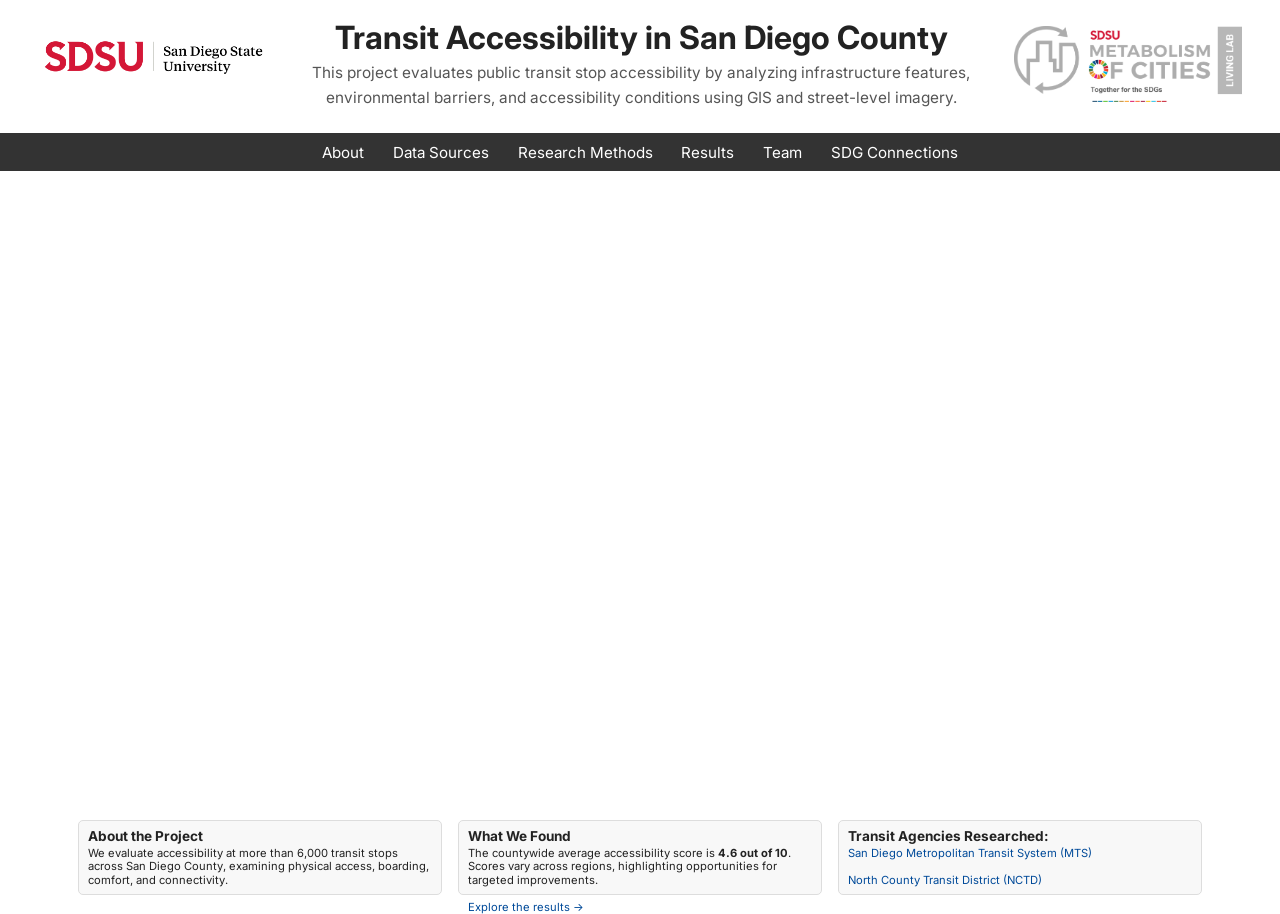
<file: index.html>
<!DOCTYPE html>
<html>

<head>

    <title>Transit Accessibility in San Diego County</title>

    <link rel="stylesheet" href="assets/styles.css">

    <style>


        body {
            display: flex;
            flex-direction: column;
            height: 100vh;
            margin: 0;
            overflow: hidden;
        }

        .dashboard {
            flex: 1;
            min-height: 0;
        }

        .dashboard iframe {
            width: 100%;
            height: 100%;
            border: none;
        }
        
        .about {
            height: 85px;
            padding: 5px 3vw;
            box-sizing: border-box;

            display: flex;
            align-items: center;
            gap: 1rem;

            max-width: 1200px;
            margin: 0 auto;
        }

        .about-content,
        .about-findings,
        .about-agencies {
            flex: 1;
            height: 75px;
            padding: 7px 9px;
            box-sizing: border-box;

            border: 1px solid #ddd;
            border-radius: 5px;
            background: #f8f8f8;

            min-width: 0;
        }

        .about h2 {
            font-size: 0.85rem;
            margin: 0 0 3px 0;
        }

        .about p {
            font-size: 0.7rem;
            line-height: 1.2;
            margin: 0;
        }
    </style>

</head>


<body>


    <div class="header">

        <div class="logos">

            <img
                src="assets/logos/SDSU_Logo.jpg"
                alt="SDSU logo"
                onerror="this.onerror=null;this.src='https://via.placeholder.com/56x56?text=SDSU'"
            >

            <div class="title">

                <h1>Transit Accessibility in San Diego County</h1>

                <p>
                    This project evaluates public transit stop accessibility
                    by analyzing infrastructure features, environmental barriers,
                    and accessibility conditions using GIS and street-level imagery.
                </p>

            </div>

            <img
                src="assets/logos/MOC_Logo.png"
                alt="Metabolism of Cities logo"
                onerror="this.onerror=null;this.src='https://via.placeholder.com/56x56?text=MOC'"
            >

        </div>

    </div>


    <div class="navbar">

        <div class="nav-links">

            <a href="about.html">About</a>

            <a href="data.html">Data Sources</a>

            <a href="researchmethods.html">Research Methods</a>

            <a href="results.html">Results</a>

            <a href="team.html">Team</a>

            <a href="sdgs.html">SDG Connections</a>

        </div>

    </div>


    <div class="dashboard">

        <iframe
            src="https://www.arcgis.com/apps/dashboards/ce8ada9ba6204b2cb8106dff55d1b30c">
        </iframe>

    </div>


<div class="about">

    <div class="about-content">

        <h2>About the Project</h2>

        <p>
            We evaluate accessibility at more than 6,000 transit stops across
            San Diego County, examining physical access, boarding, comfort,
            and connectivity.
        </p>

    </div>

    <div class="about-findings">

        <h2>What We Found</h2>

        <p>
            The countywide average accessibility score is
            <strong>4.6 out of 10</strong>. Scores vary across regions,
            highlighting opportunities for targeted improvements.
            <br></br>
            <a href="results.html">Explore the results →</a>
        </p>

    </div>


    <div class="about-agencies">

        <h2>Transit Agencies Researched:</h2>

        <p>
            <a
                href="https://www.sdmts.com/getting-around/departures-and-schedules"
                target="_blank"
                rel="noopener">
                San Diego Metropolitan Transit System (MTS)
            </a>
            <br></br>
            <a
                href="https://gonctd.com/"
                target="_blank"
                rel="noopener">
                North County Transit District (NCTD)
            </a>
        </p>

    </div>

</div>



</body>

</html>
</file>
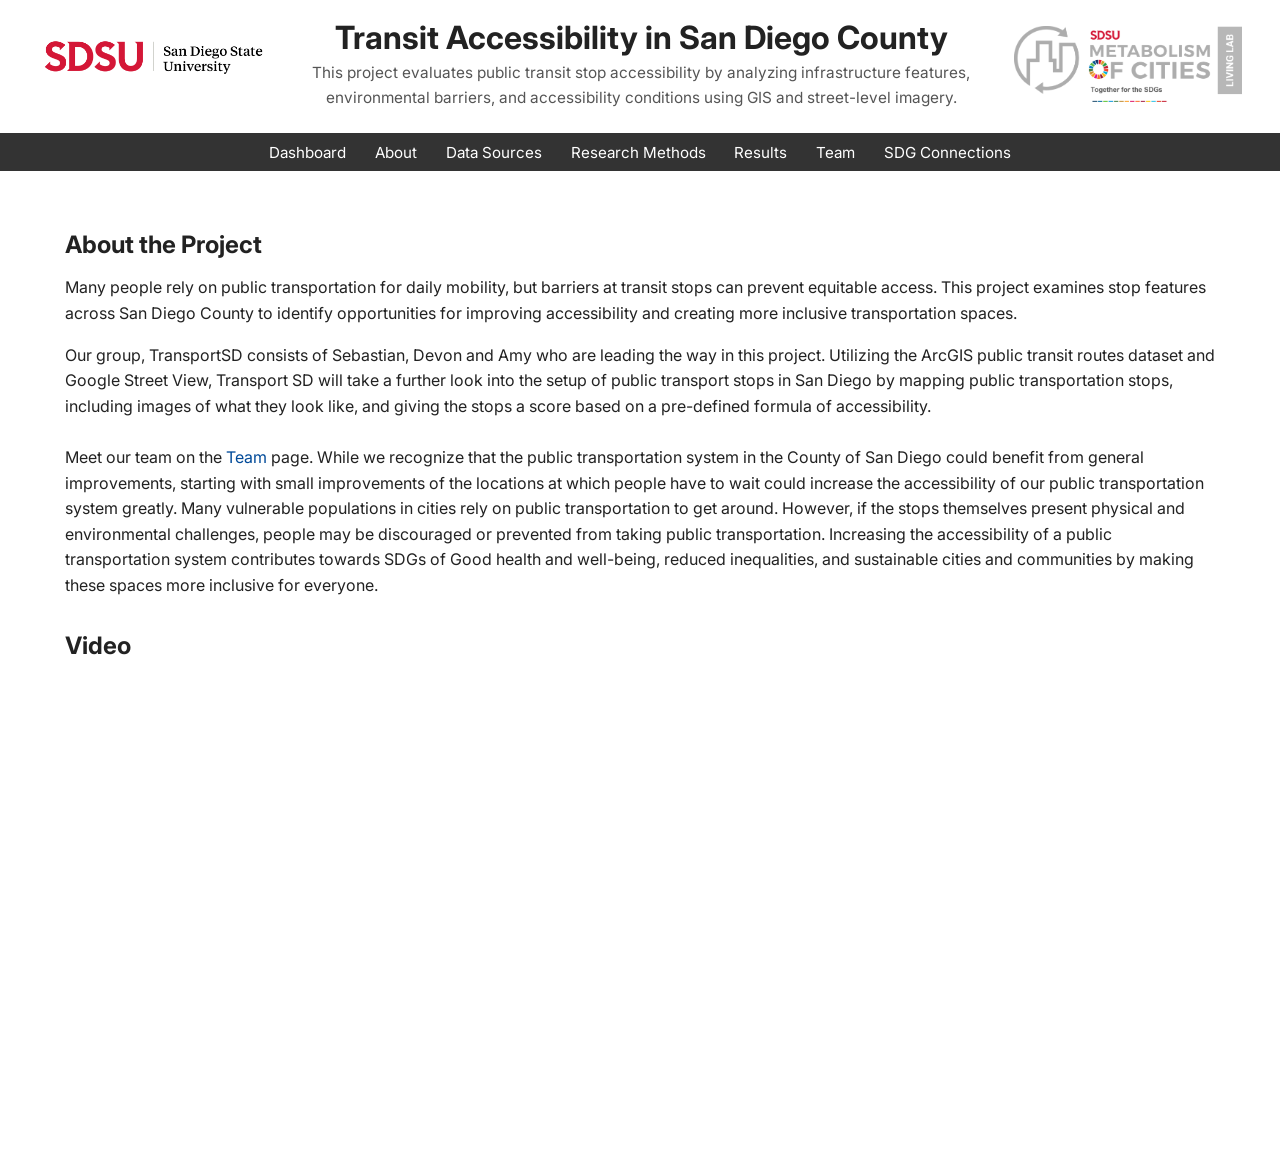
<file: about.html>
<!DOCTYPE html>
<html>
<head>
<title>About | Transit Accessibility in San Diego County</title>
    <link rel="stylesheet" href="assets/styles.css">


</head>

<body>

<div class="header">
    <div class="logos">
        <img src="assets/logos/SDSU_Logo.jpg" alt="SDSU logo" onerror="this.onerror=null;this.src='https://via.placeholder.com/56x56?text=SDSU'" />

        <div class="title">
            <h1>Transit Accessibility in San Diego County</h1>
            <p>This project evaluates public transit stop accessibility by analyzing infrastructure features, environmental barriers, and accessibility conditions using GIS and street-level imagery.</p>
        </div>

        <img src="assets/logos/MOC_Logo.png" alt="Metabolism of Cities logo" onerror="this.onerror=null;this.src='https://via.placeholder.com/56x56?text=MOC'" />
    </div>

</div>


<div class="navbar">
    <div class="nav-links">
        <a href="index.html">Dashboard</a>
        <a href="about.html">About</a>
        <a href="data.html">Data Sources</a>
        <a href="researchmethods.html">Research Methods</a>
        <a href="results.html">Results</a>
        <a href="team.html">Team</a>
        <a href="sdgs.html">SDG Connections</a>
    </div>

</div>


<div class="content">

<h2>About the Project</h2>

<p>
Many people rely on public transportation for daily mobility, but barriers
at transit stops can prevent equitable access. This project examines stop
features across San Diego County to identify opportunities for improving
accessibility and creating more inclusive transportation spaces.
</p>

<p>
Our group, TransportSD consists of Sebastian, Devon and Amy who are leading the way in this project. Utilizing the ArcGIS public transit routes dataset and Google Street View, Transport SD will take a further look into the setup of public transport stops in San Diego by mapping public transportation stops, including images of what they look like, and giving the stops a score based on a pre-defined formula of accessibility.
<br></br>
Meet our team on the <a href="team.html">Team</a> page. While we recognize that the public transportation system in the County of San Diego could benefit from general improvements, starting with small improvements of the locations at which people have to wait could increase the accessibility of our public transportation system greatly. Many vulnerable populations in cities rely on public transportation to get around. However, if the stops themselves present physical and environmental challenges, people may be discouraged or prevented from taking public transportation. Increasing the accessibility of a public transportation system contributes towards SDGs of Good health and well-being, reduced inequalities, and sustainable cities and communities by making these spaces more inclusive for everyone.
</p>

<h2>Video</h2>

<p>
<iframe width="100%" height="420" src="https://www.youtube.com/embed/3Sn5FS6f-y0" title="Transit Accessibility Project Video" frameborder="0" allow="accelerometer; autoplay; clipboard-write; encrypted-media; gyroscope; picture-in-picture; web-share" allowfullscreen></iframe>
</p>

</div>


</body>
</style>

</head>

<body>
</file>
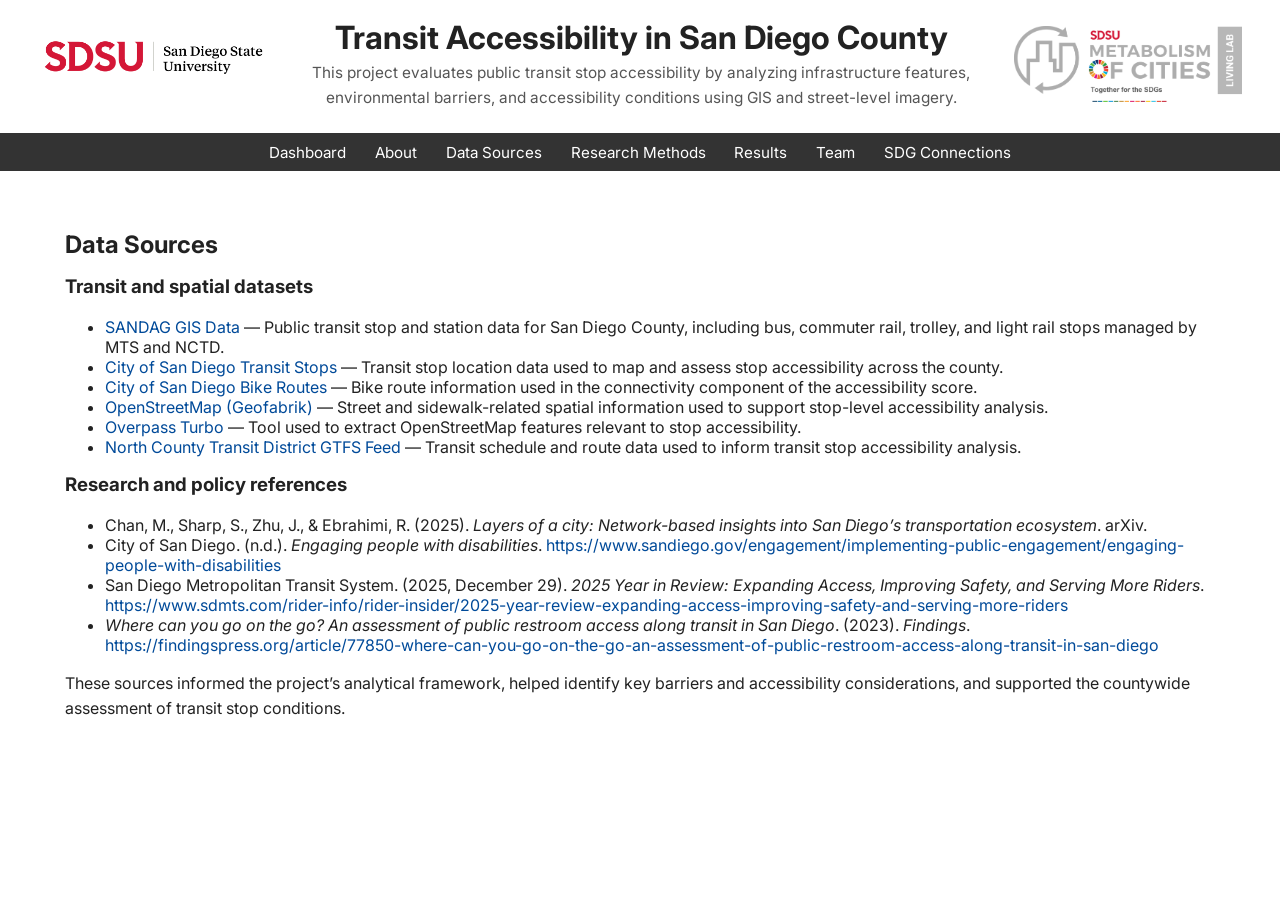
<file: data.html>
<!DOCTYPE html>
<html>
<head>
<title>About | Transit Accessibility in San Diego County</title>
    <link rel="stylesheet" href="assets/styles.css">



</head>

<body>

    <div class="header">
    <div class="logos">
        <img src="assets/logos/SDSU_Logo.jpg" alt="SDSU logo" onerror="this.onerror=null;this.src='https://via.placeholder.com/56x56?text=SDSU'" />

        <div class="title">
            <h1>Transit Accessibility in San Diego County</h1>
            <p>This project evaluates public transit stop accessibility by analyzing infrastructure features, environmental barriers, and accessibility conditions using GIS and street-level imagery.</p>
        </div>

        <img src="assets/logos/MOC_Logo.png" alt="Metabolism of Cities logo" onerror="this.onerror=null;this.src='https://via.placeholder.com/56x56?text=MOC'" />
    </div>

</div>


<div class="navbar">
    <div class="nav-links">
        <a href="index.html">Dashboard</a>
        <a href="about.html">About</a>
        <a href="data.html">Data Sources</a>
        <a href="researchmethods.html">Research Methods</a>
        <a href="results.html">Results</a>
        <a href="team.html">Team</a>
        <a href="sdgs.html">SDG Connections</a>
    </div>

</div>


<div class="content">

<h2>Data Sources</h2>

<h3>Transit and spatial datasets</h3>
<ul>
    <li><a href="https://geo.sandag.org/portal/home/item.html?id=6ab86a90327d4592b259d7f1c453d092" target="_blank">SANDAG GIS Data</a> — Public transit stop and station data for San Diego County, including bus, commuter rail, trolley, and light rail stops managed by MTS and NCTD.</li>
    <li><a href="https://data.sandiego.gov/datasets/gis-transit-stops/" target="_blank">City of San Diego Transit Stops</a> — Transit stop location data used to map and assess stop accessibility across the county.</li>
    <li><a href="https://data.sandiego.gov/datasets/gis-bike-routes/" target="_blank">City of San Diego Bike Routes</a> — Bike route information used in the connectivity component of the accessibility score.</li>
    <li><a href="https://download.geofabrik.de/north-america/us/california/socal.html" target="_blank">OpenStreetMap (Geofabrik)</a> — Street and sidewalk-related spatial information used to support stop-level accessibility analysis.</li>
    <li><a href="https://overpass-turbo.eu/" target="_blank">Overpass Turbo</a> — Tool used to extract OpenStreetMap features relevant to stop accessibility.</li>
    <li><a href="https://www.transit.land/feeds/f-9mu-northcountytransitdistrict" target="_blank">North County Transit District GTFS Feed</a> — Transit schedule and route data used to inform transit stop accessibility analysis.</li>
</ul>

<h3>Research and policy references</h3>
<ul>
    <li>Chan, M., Sharp, S., Zhu, J., &amp; Ebrahimi, R. (2025). <em>Layers of a city: Network-based insights into San Diego’s transportation ecosystem</em>. arXiv.</li>
    <li>City of San Diego. (n.d.). <em>Engaging people with disabilities</em>. <a href="https://www.sandiego.gov/engagement/implementing-public-engagement/engaging-people-with-disabilities" target="_blank">https://www.sandiego.gov/engagement/implementing-public-engagement/engaging-people-with-disabilities</a></li>
    <li>San Diego Metropolitan Transit System. (2025, December 29). <em>2025 Year in Review: Expanding Access, Improving Safety, and Serving More Riders</em>. <a href="https://www.sdmts.com/rider-info/rider-insider/2025-year-review-expanding-access-improving-safety-and-serving-more-riders" target="_blank">https://www.sdmts.com/rider-info/rider-insider/2025-year-review-expanding-access-improving-safety-and-serving-more-riders</a></li>
    <li><em>Where can you go on the go? An assessment of public restroom access along transit in San Diego</em>. (2023). <em>Findings</em>. <a href="https://findingspress.org/article/77850-where-can-you-go-on-the-go-an-assessment-of-public-restroom-access-along-transit-in-san-diego" target="_blank">https://findingspress.org/article/77850-where-can-you-go-on-the-go-an-assessment-of-public-restroom-access-along-transit-in-san-diego</a></li>
</ul>

<p>
These sources informed the project’s analytical framework, helped identify key barriers and accessibility considerations, and supported the countywide assessment of transit stop conditions.
</p>

</div>


</body>
</html>
</file>
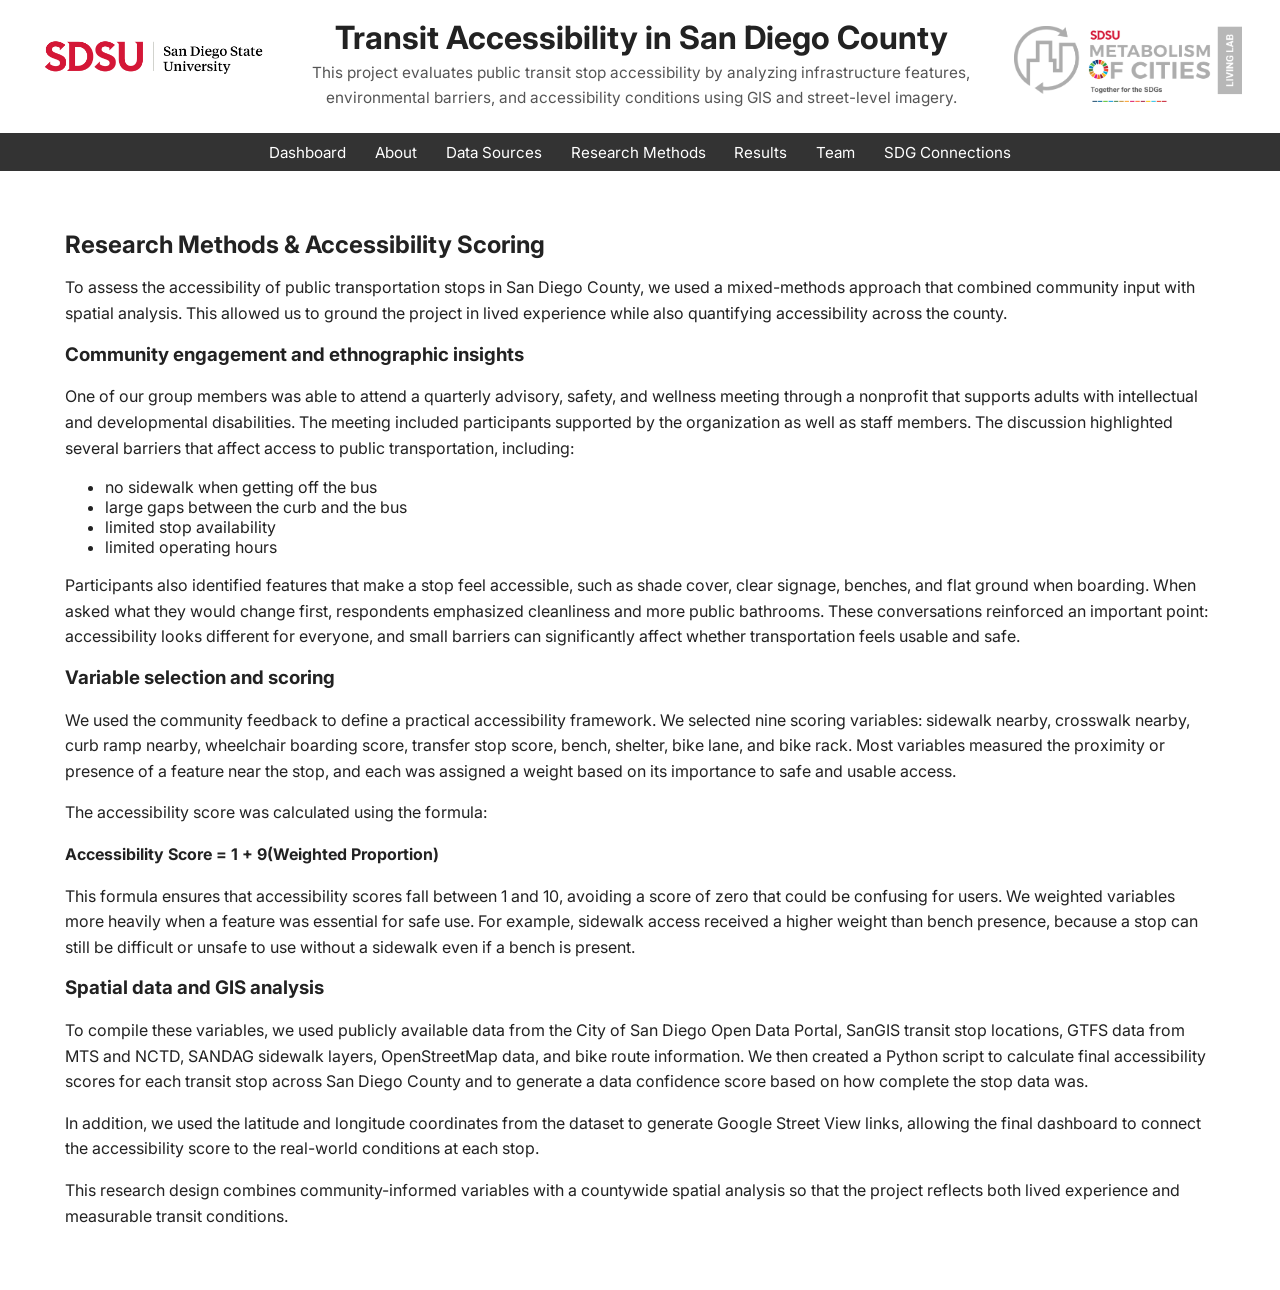
<file: researchmethods.html>
<!DOCTYPE html>
<html>
<head>
<title>About | Transit Accessibility in San Diego County</title>
    <link rel="stylesheet" href="assets/styles.css">


</head>

<body>

<div class="header">
    <div class="logos">
        <img src="assets/logos/SDSU_Logo.jpg" alt="SDSU logo" onerror="this.onerror=null;this.src='https://via.placeholder.com/56x56?text=SDSU'" />

        <div class="title">
            <h1>Transit Accessibility in San Diego County</h1>
            <p>This project evaluates public transit stop accessibility by analyzing infrastructure features, environmental barriers, and accessibility conditions using GIS and street-level imagery.</p>
        </div>

        <img src="assets/logos/MOC_Logo.png" alt="Metabolism of Cities logo" onerror="this.onerror=null;this.src='https://via.placeholder.com/56x56?text=MOC'" />
    </div>

</div>


<div class="navbar">
    <div class="nav-links">
        <a href="index.html">Dashboard</a>
        <a href="about.html">About</a>
        <a href="data.html">Data Sources</a>
        <a href="researchmethods.html">Research Methods</a>
        <a href="results.html">Results</a>
        <a href="team.html">Team</a>
        <a href="sdgs.html">SDG Connections</a>
    </div>

</div>


<div class="content">

<h2>Research Methods & Accessibility Scoring</h2>

<p>
To assess the accessibility of public transportation stops in San Diego County, we used a mixed-methods approach that combined community input with spatial analysis. This allowed us to ground the project in lived experience while also quantifying accessibility across the county.
</p>

<h3>Community engagement and ethnographic insights</h3>

<p>
One of our group members was able to attend a quarterly advisory, safety, and wellness meeting through a nonprofit that supports adults with intellectual and developmental disabilities. The meeting included participants supported by the organization as well as staff members. The discussion highlighted several barriers that affect access to public transportation, including:
</p>

<ul>
    <li>no sidewalk when getting off the bus</li>
    <li>large gaps between the curb and the bus</li>
    <li>limited stop availability</li>
    <li>limited operating hours</li>
</ul>

<p>
Participants also identified features that make a stop feel accessible, such as shade cover, clear signage, benches, and flat ground when boarding. When asked what they would change first, respondents emphasized cleanliness and more public bathrooms. These conversations reinforced an important point: accessibility looks different for everyone, and small barriers can significantly affect whether transportation feels usable and safe.
</p>

<h3>Variable selection and scoring</h3>

<p>
We used the community feedback to define a practical accessibility framework. We selected nine scoring variables: sidewalk nearby, crosswalk nearby, curb ramp nearby, wheelchair boarding score, transfer stop score, bench, shelter, bike lane, and bike rack. Most variables measured the proximity or presence of a feature near the stop, and each was assigned a weight based on its importance to safe and usable access.
</p>

<p>
The accessibility score was calculated using the formula:</p>
<p><strong>Accessibility Score = 1 + 9(Weighted Proportion)</strong></p>

<p>
This formula ensures that accessibility scores fall between 1 and 10, avoiding a score of zero that could be confusing for users. We weighted variables more heavily when a feature was essential for safe use. For example, sidewalk access received a higher weight than bench presence, because a stop can still be difficult or unsafe to use without a sidewalk even if a bench is present.
</p>

<h3>Spatial data and GIS analysis</h3>

<p>
To compile these variables, we used publicly available data from the City of San Diego Open Data Portal, SanGIS transit stop locations, GTFS data from MTS and NCTD, SANDAG sidewalk layers, OpenStreetMap data, and bike route information. We then created a Python script to calculate final accessibility scores for each transit stop across San Diego County and to generate a data confidence score based on how complete the stop data was.
</p>

<p>
In addition, we used the latitude and longitude coordinates from the dataset to generate Google Street View links, allowing the final dashboard to connect the accessibility score to the real-world conditions at each stop.
</p>

<p>
This research design combines community-informed variables with a countywide spatial analysis so that the project reflects both lived experience and measurable transit conditions.
</p>

</div>


</body>
</html>
</file>
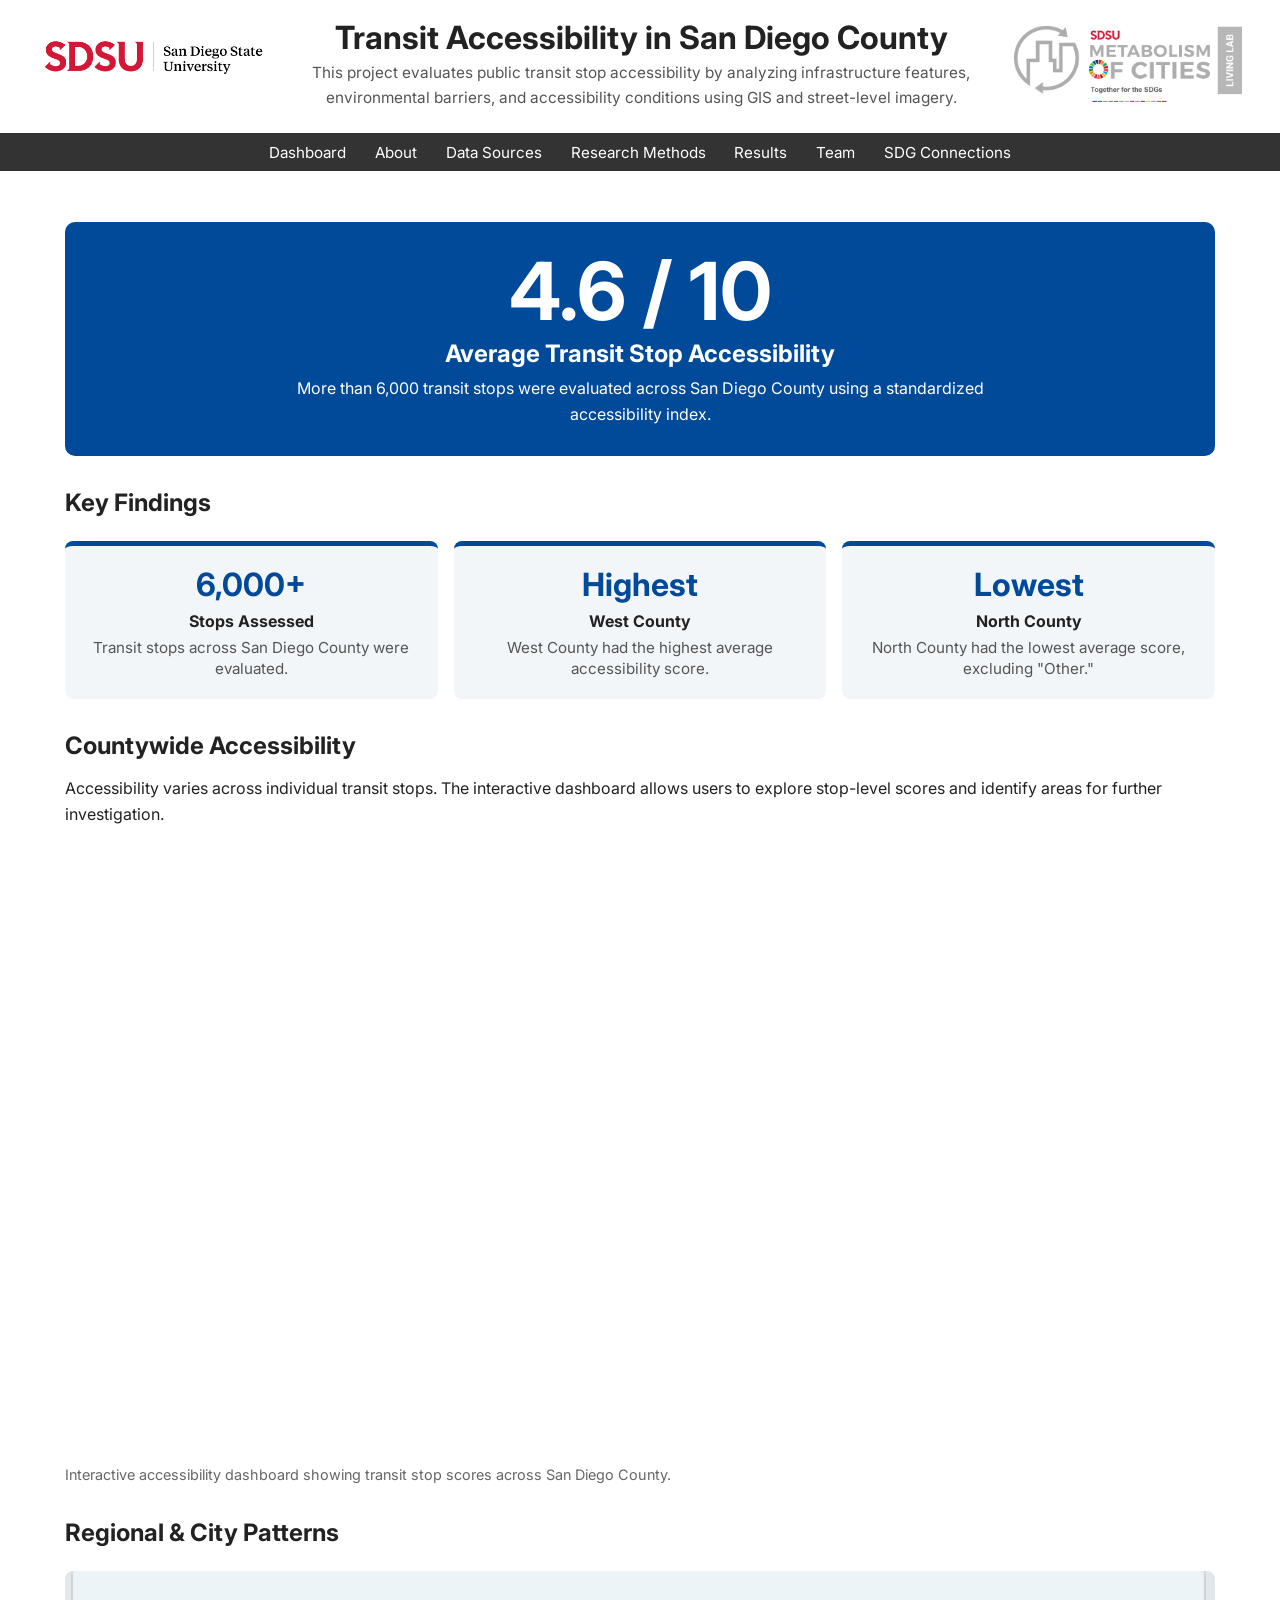
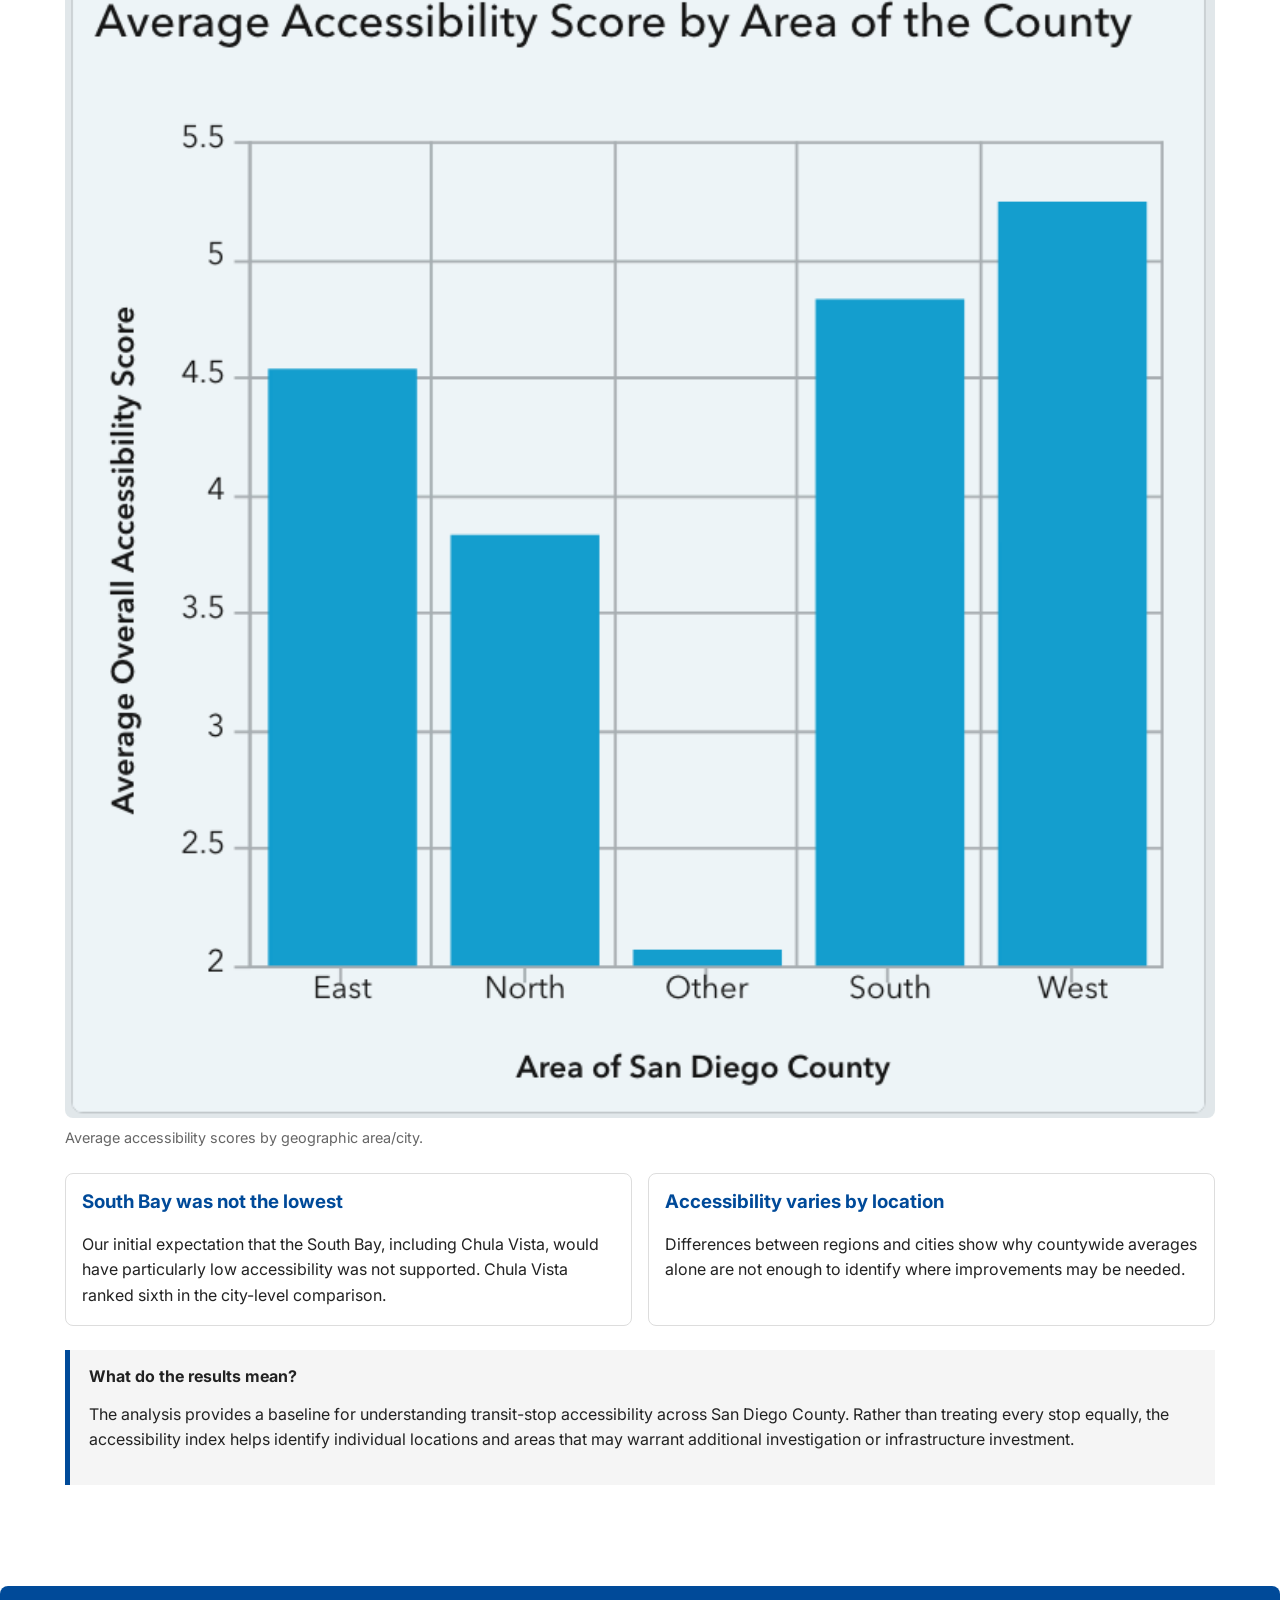
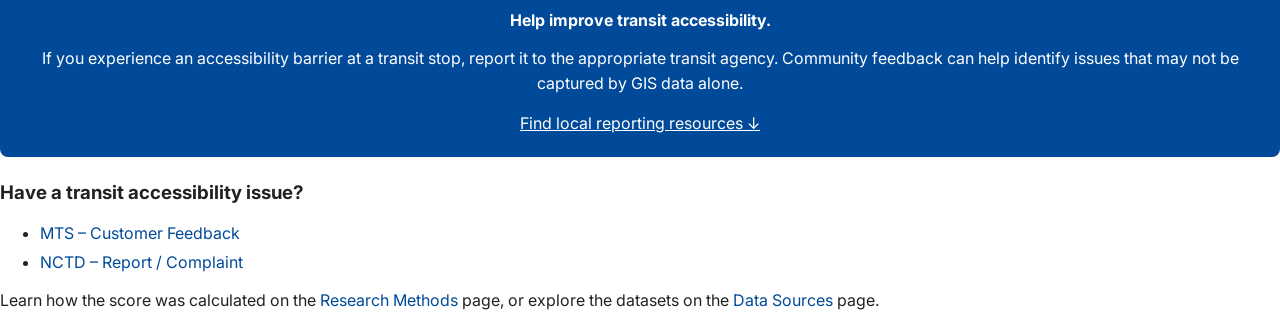
<file: results.html>
<!DOCTYPE html>
<html>
<head>
<title>Results & Findings | Transit Accessibility in San Diego County</title>

<link rel="stylesheet" href="assets/styles.css">

</head>

<body>

<div class="header">
    <div class="logos">
        <img src="assets/logos/SDSU_Logo.jpg" alt="SDSU logo" onerror="this.onerror=null;this.src='https://via.placeholder.com/56x56?text=SDSU'" />

        <div class="title">
            <h1>Transit Accessibility in San Diego County</h1>
            <p>This project evaluates public transit stop accessibility by analyzing infrastructure features, environmental barriers, and accessibility conditions using GIS and street-level imagery.</p>
        </div>

        <img src="assets/logos/MOC_Logo.png" alt="Metabolism of Cities logo" onerror="this.onerror=null;this.src='https://via.placeholder.com/56x56?text=MOC'" />
    </div>

</div>

<div class="navbar">
    <div class="nav-links">
        <a href="index.html">Dashboard</a>
        <a href="about.html">About</a>
        <a href="data.html">Data Sources</a>
        <a href="researchmethods.html">Research Methods</a>
        <a href="results.html">Results</a>
        <a href="team.html">Team</a>
        <a href="sdgs.html">SDG Connections</a>
    </div>

</div>

<div class="content">

    <div class="main-result">
        <div class="score">4.6 / 10</div>
        <h2>Average Transit Stop Accessibility</h2>
        <p>
            More than 6,000 transit stops were evaluated across San Diego County
            using a standardized accessibility index.
        </p>
    </div>


    <h2>Key Findings</h2>

    <div class="key-findings">

        <div class="finding">
            <div class="finding-number">6,000+</div>
            <div class="finding-title">Stops Assessed</div>
            <div class="finding-text">
                Transit stops across San Diego County were evaluated.
            </div>
        </div>

        <div class="finding">
            <div class="finding-number">Highest</div>
            <div class="finding-title">West County</div>
            <div class="finding-text">
                West County had the highest average accessibility score.
            </div>
        </div>

        <div class="finding">
            <div class="finding-number">Lowest</div>
            <div class="finding-title">North County</div>
            <div class="finding-text">
                North County had the lowest average score, excluding "Other."
            </div>
        </div>

    </div>


    <h2>Countywide Accessibility</h2>

    <p>
        Accessibility varies across individual transit stops. The interactive
        dashboard allows users to explore stop-level scores and identify areas
        for further investigation.
    </p>

<div class="figure">
    <iframe
        src="https://www.arcgis.com/apps/dashboards/ce8ada9ba6204b2cb8106dff55d1b30c"
        width="100%"
        height="600"
        frameborder="0"
        allowfullscreen>
    </iframe>

    <p class="caption">
        Interactive accessibility dashboard showing transit stop scores across San Diego County.
    </p>
</div>

    <h2>Regional & City Patterns</h2>

    <div class="figure">
        <img
            src="assets/results/chart_avg_by_region.png"
            alt="Average accessibility score by city"
            onerror="this.style.opacity=0.6;this.alt='Add assets/results/chart_avg_by_region.png'"
        />

        <p class="caption">
            Average accessibility scores by geographic area/city.
        </p>
    </div>

    <div class="insights">

        <div class="insight">
            <h3>South Bay was not the lowest</h3>
            <p>
                Our initial expectation that the South Bay, including Chula Vista,
                would have particularly low accessibility was not supported.
                Chula Vista ranked sixth in the city-level comparison.
            </p>
        </div>

        <div class="insight">
            <h3>Accessibility varies by location</h3>
            <p>
                Differences between regions and cities show why countywide averages
                alone are not enough to identify where improvements may be needed.
            </p>
        </div>

    </div>


    

    <div class="interpretation">

        <strong>What do the results mean?</strong>

        <p>
            The analysis provides a baseline for understanding transit-stop
            accessibility across San Diego County. Rather than treating every
            stop equally, the accessibility index helps identify individual
            locations and areas that may warrant additional investigation
            or infrastructure investment.
        </p>

    </div>

    </div> <!-- end .content -->

    <div class="cta">

        <strong>Help improve transit accessibility.</strong>

        <p>
            If you experience an accessibility barrier at a transit stop,
            report it to the appropriate transit agency. Community feedback
            can help identify issues that may not be captured by GIS data alone.
        </p>

        <a href="#report">Find local reporting resources ↓</a>

    </div>


    <div class="report" id="report">

        <h3>Have a transit accessibility issue?</h3>

        <ul>
            <li><a href="https://www.sdmts.com/contact/customer-feedback" target="_blank" rel="noopener">MTS – Customer Feedback</a></li>
            <li><a href="https://customerservicenctd.powerappsportals.com/complaint-create/" target="_blank" rel="noopener">NCTD – Report / Complaint</a></li>
        </ul>

    </div>

    <p>
        Learn how the score was calculated on the
        <a href="researchmethods.html">Research Methods</a> page,
        or explore the datasets on the
        <a href="data.html">Data Sources</a> page.
    </p>


</body>
</html>
</file>
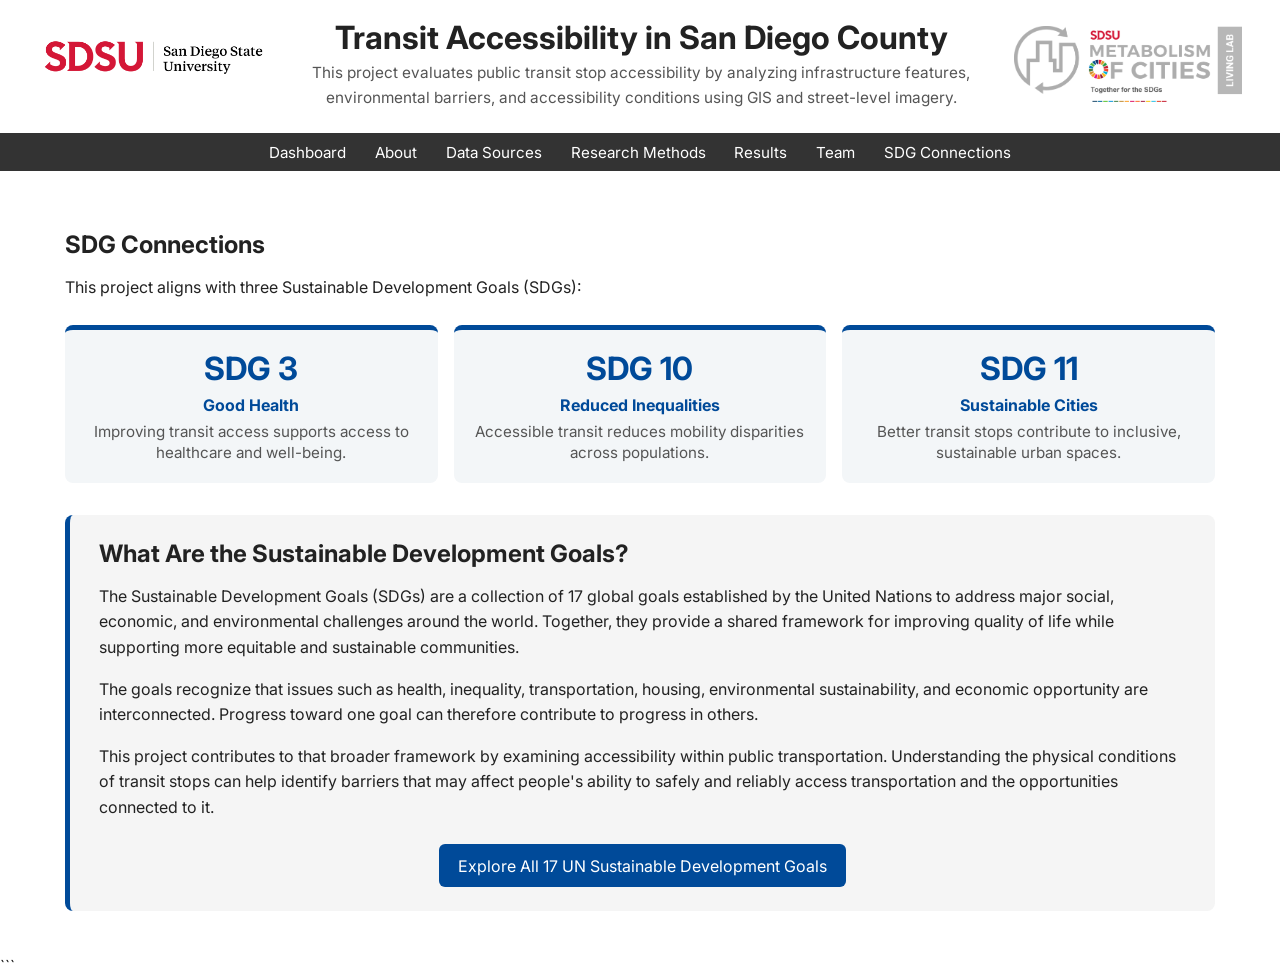
<file: sdgs.html>
<!DOCTYPE html>
<html>
<head>
    <title>SDG Connections | Transit Accessibility in San Diego County</title>

    <link rel="stylesheet" href="assets/styles.css">

    <style>
        .sdg-overview {
            background: #f5f5f5;
            border-left: 5px solid #004a99;
            padding: 1.5rem 1.8rem;
            margin-top: 2rem;
            border-radius: 8px;
        }

        .sdg-overview h2 {
            margin-top: 0;
        }

        .sdg-overview p {
            margin-bottom: 1rem;
        }

        .sdg-overview p:last-child {
            margin-bottom: 0;
        }

        .sdg-link {
            margin-top: 1.5rem;
            text-align: center;
        }

        .sdg-link a {
            display: inline-block;
            background: #004a99;
            color: white;
            padding: 0.7rem 1.2rem;
            border-radius: 6px;
            text-decoration: none;
        }

        .sdg-link a:hover {
            background: #00366f;
            text-decoration: none;
        }
    </style>

</head>

<body>

<div class="header">

    <div class="logos">

        <img src="assets/logos/SDSU_Logo.jpg"
             alt="SDSU logo"
             onerror="this.onerror=null;this.src='https://via.placeholder.com/56x56?text=SDSU'" />

        <div class="title">
            <h1>Transit Accessibility in San Diego County</h1>

            <p>
                This project evaluates public transit stop accessibility by
                analyzing infrastructure features, environmental barriers,
                and accessibility conditions using GIS and street-level imagery.
            </p>
        </div>

        <img src="assets/logos/MOC_Logo.png"
             alt="Metabolism of Cities logo"
             onerror="this.onerror=null;this.src='https://via.placeholder.com/56x56?text=MOC'" />

    </div>

</div>

<div class="navbar">

    <div class="nav-links">
        <a href="index.html">Dashboard</a>
        <a href="about.html">About</a>
        <a href="data.html">Data Sources</a>
        <a href="researchmethods.html">Research Methods</a>
        <a href="results.html">Results</a>
        <a href="team.html">Team</a>
        <a href="sdgs.html">SDG Connections</a>
    </div>

</div>

<div class="content">

    <h2>SDG Connections</h2>

    <p>
        This project aligns with three Sustainable Development Goals (SDGs):
    </p>

    <div class="key-findings" style="margin-bottom:1rem;">

        <div class="finding">

            <div class="finding-number">
                <a href="https://sdgs.un.org/goals/goal3"
                   target="_blank"
                   rel="noopener noreferrer">
                    SDG 3
                </a>
            </div>

            <div class="finding-title">
                <a href="https://sdgs.un.org/goals/goal3"
                   target="_blank"
                   rel="noopener noreferrer">
                    Good Health
                </a>
            </div>

            <div class="finding-text">
                Improving transit access supports access to healthcare
                and well-being.
            </div>

        </div>

        <div class="finding">

            <div class="finding-number">
                <a href="https://sdgs.un.org/goals/goal10"
                   target="_blank"
                   rel="noopener noreferrer">
                    SDG 10
                </a>
            </div>

            <div class="finding-title">
                <a href="https://sdgs.un.org/goals/goal10"
                   target="_blank"
                   rel="noopener noreferrer">
                    Reduced Inequalities
                </a>
            </div>

            <div class="finding-text">
                Accessible transit reduces mobility disparities
                across populations.
            </div>

        </div>

        <div class="finding">

            <div class="finding-number">
                <a href="https://sdgs.un.org/goals/goal11"
                   target="_blank"
                   rel="noopener noreferrer">
                    SDG 11
                </a>
            </div>

            <div class="finding-title">
                <a href="https://sdgs.un.org/goals/goal11"
                   target="_blank"
                   rel="noopener noreferrer">
                    Sustainable Cities
                </a>
            </div>

            <div class="finding-text">
                Better transit stops contribute to inclusive,
                sustainable urban spaces.
            </div>

        </div>

    </div>

    <div class="sdg-overview">

        <h2>What Are the Sustainable Development Goals?</h2>

        <p>
            The Sustainable Development Goals (SDGs) are a collection of
            17 global goals established by the United Nations to address
            major social, economic, and environmental challenges around
            the world. Together, they provide a shared framework for
            improving quality of life while supporting more equitable
            and sustainable communities.
        </p>

        <p>
            The goals recognize that issues such as health, inequality,
            transportation, housing, environmental sustainability, and
            economic opportunity are interconnected. Progress toward one
            goal can therefore contribute to progress in others.
        </p>

        <p>
            This project contributes to that broader framework by examining
            accessibility within public transportation. Understanding the
            physical conditions of transit stops can help identify barriers
            that may affect people's ability to safely and reliably access
            transportation and the opportunities connected to it.
        </p>

        <div class="sdg-link">

            <a href="https://sdgs.un.org/goals"
               target="_blank"
               rel="noopener noreferrer">
                Explore All 17 UN Sustainable Development Goals
            </a>

        </div>

    </div>

</div>

</body>

</html>
```
</file>
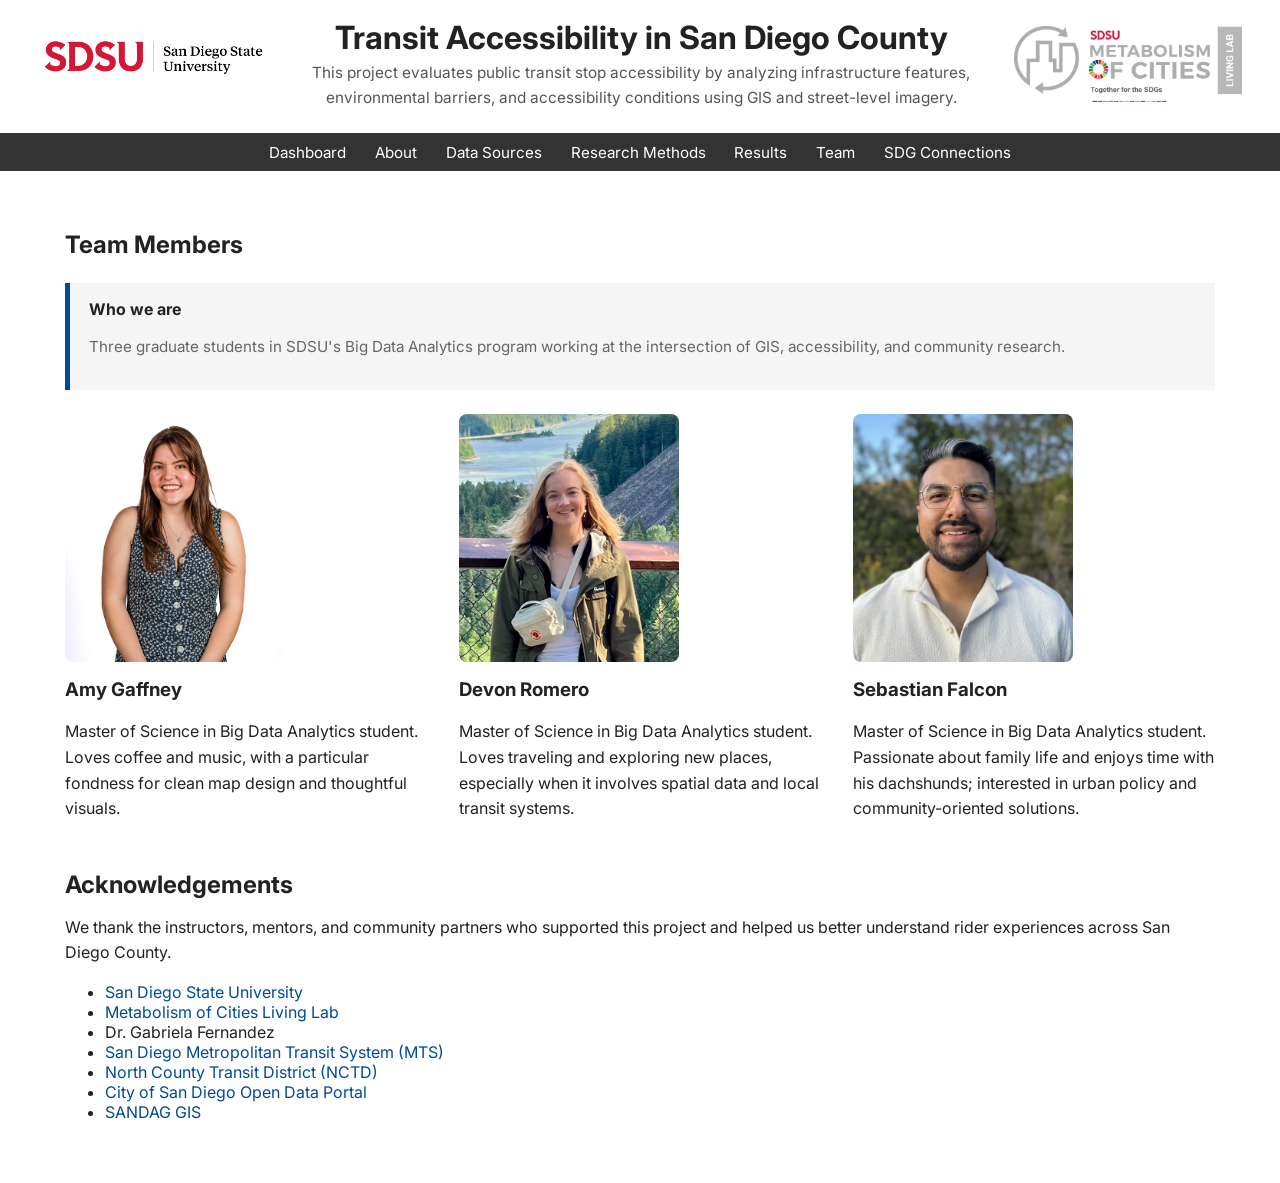
<file: team.html>
<!DOCTYPE html>
<html>
<head>
<title>Team | Transit Accessibility in San Diego County</title>
    <link rel="stylesheet" href="assets/styles.css">


</head>

<body>

<div class="header">
    <div class="logos">
        <img src="assets/logos/SDSU_Logo.jpg" alt="SDSU logo" onerror="this.onerror=null;this.src='https://via.placeholder.com/56x56?text=SDSU'" />

        <div class="title">
            <h1>Transit Accessibility in San Diego County</h1>
            <p>This project evaluates public transit stop accessibility by analyzing infrastructure features, environmental barriers, and accessibility conditions using GIS and street-level imagery.</p>
        </div>

        <img src="assets/logos/MOC_Logo.png" alt="Metabolism of Cities logo" onerror="this.onerror=null;this.src='https://via.placeholder.com/56x56?text=MOC'" />
    </div>

</div>

<div class="navbar">
    <div class="nav-links">
        <a href="index.html">Dashboard</a>
        <a href="about.html">About</a>
        <a href="data.html">Data Sources</a>
        <a href="researchmethods.html">Research Methods</a>
        <a href="results.html">Results</a>
        <a href="team.html">Team</a>
        <a href="sdgs.html">SDG Connections</a>
    </div>
</div>

<div class="content">
<h2>Team Members</h2>

<div class="interpretation">
    <strong>Who we are</strong>
    <p class="muted">Three graduate students in SDSU's Big Data Analytics program working at the intersection of GIS, accessibility, and community research.</p>
</div>

<div class="team-grid">
    <div class="member">
        <img src="assets/headshots/Amy.png" alt="Amy Gaffney headshot" onerror="this.onerror=null;this.src='https://via.placeholder.com/220x220?text=Amy'" />
        <h3>Amy Gaffney</h3>
        <p>Master of Science in Big Data Analytics student. Loves coffee and music, with a particular fondness for clean map design and thoughtful visuals.</p>
    </div>

    <div class="member">
        <img src="assets/headshots/Devon.png" alt="Devon Romero headshot" onerror="this.onerror=null;this.src='https://via.placeholder.com/220x220?text=Devon'" />
        <h3>Devon Romero</h3>
        <p>Master of Science in Big Data Analytics student. Loves traveling and exploring new places, especially when it involves spatial data and local transit systems.</p>
    </div>

    <div class="member">
        <img src="assets/headshots/Sebastian.png" alt="Sebastian Falcon headshot" onerror="this.onerror=null;this.src='https://via.placeholder.com/220x220?text=Sebastian'" />
        <h3>Sebastian Falcon</h3>
        <p>Master of Science in Big Data Analytics student. Passionate about family life and enjoys time with his dachshunds; interested in urban policy and community-oriented solutions.</p>
    </div>

</div>

<div class="acknowledgements">
<h2>Acknowledgements</h2>
<p>We thank the instructors, mentors, and community partners who supported this project and helped us better understand rider experiences across San Diego County.</p>
<ul>
    <li><a href="https://www.sdsu.edu/" target="_blank" rel="noopener">San Diego State University</a></li>
    <li><a href="https://metabolismofcities-llab.org/" target="_blank" rel="noopener">Metabolism of Cities Living Lab</a></li>
    <li>Dr. Gabriela Fernandez</li>
    <li><a href="https://www.sdmts.com/getting-around/departures-and-schedules" target="_blank" rel="noopener">San Diego Metropolitan Transit System (MTS)</a></li>
    <li><a href="https://gonctd.com/" target="_blank" rel="noopener">North County Transit District (NCTD)</a></li>
    <li><a href="https://data.sandiego.gov/" target="_blank" rel="noopener">City of San Diego Open Data Portal</a></li>
    <li><a href="https://geo.sandag.org/portal/home/item.html?id=6ab86a90327d4592b259d7f1c453d092" target="_blank" rel="noopener">SANDAG GIS</a></li>
</ul>
</div>

</div>

</body>
</html>
</file>
<file: assets/styles.css>
@import url('https://fonts.googleapis.com/css2?family=Inter:wght@300;400;600;700&display=swap');

html,
body {
    margin: 0;
    padding: 0;
    font-family: 'Inter', Arial, sans-serif;
    color: #222;
    background: #fff;
}

a {
    color: #004a99;
    text-decoration: none;
}

a:hover {
    text-decoration: underline;
}

a:visited {
    color: #004a99;
}

.header {
    padding: 2vh 3vw 1.5vh;
    text-align: center;
}

.header h1 {
    margin: 0 0 0.5rem;
    font-size: clamp(1.4rem, 2.5vw, 2.4rem);
}

.header p {
    margin: 0;
    color: #555;
    font-size: clamp(0.95rem, 1.2vw, 1.1rem);
}

.header .logos {
    display: grid;
    grid-template-columns: 1fr minmax(320px, 720px) 1fr;
    align-items: center;
    gap: 1rem;
    margin-bottom: 0.6rem;
}

.header .logos img {
    height: clamp(55px, 6vw, 100px);
    width: auto;
    max-width: 240px;
    object-fit: contain;
    display: block;
}

.header .logos .title {
    text-align: center;
}

.header .logos .title h1 {
    margin: 0 0 0.25rem;
}

.header .logos .title p {
    margin: 0;
    color: #555;
}


.navbar {
    background: #333;
    padding: 0.6rem 1rem;
    display: flex;
    justify-content: center;
    align-items: center;
}

.nav-links {
    display: flex;
    gap: 1rem;
    justify-content: center;
    align-items: center;
}

.nav-links a {
    color: #fff;
    text-decoration: none;
    margin: 0 0.4rem;
    font-size: 0.95rem;
}

.nav-links a:hover {
    text-decoration: underline;
}

.content {
    max-width: 1150px;
    margin: auto;
    padding: 3vh 5vw 5vh;
}

h2 {
    margin-top: 2rem;
    margin-bottom: 0.6rem;
}

h3 {
    margin-top: 1rem;
}

p {
    line-height: 1.6;
}


.main-result {
    background: #004a99;
    color: white;
    border-radius: 10px;
    padding: 1.8rem;
    margin: 1.5rem 0;
    text-align: center;
}

.main-result .score {
    font-size: clamp(3rem, 7vw, 5rem);
    font-weight: bold;
    line-height: 1;
}

.main-result h2 {
    margin: 0.5rem 0;
}

.main-result p {
    margin: 0 auto;
    max-width: 700px;
}


.key-findings {
    display: grid;
    grid-template-columns: repeat(3, 1fr);
    gap: 1rem;
    margin: 1.5rem 0 2rem;
}

.finding {
    background: #f3f6f8;
    border-radius: 8px;
    padding: 1.2rem;
    text-align: center;
    border-top: 5px solid #004a99;
}

.finding-number {
    font-size: 2rem;
    font-weight: bold;
    color: #004a99;
}

.finding-title {
    font-weight: bold;
    margin: 0.4rem 0;
}

.finding-text {
    color: #555;
    font-size: 0.95rem;
    line-height: 1.4;
}

.figure {
    margin: 1.5rem 0;
}

.figure img {
    width: 100%;
    height: auto;
    border-radius: 8px;
    display: block;
}

.caption {
    font-size: 0.9rem;
    color: #666;
    margin-top: 0.5rem;
}

.insights {
    display: grid;
    grid-template-columns: repeat(2, 1fr);
    gap: 1rem;
}

.insight {
    border: 1px solid #ddd;
    border-radius: 8px;
    padding: 1rem;
}

.insight h3 {
    color: #004a99;
    margin-top: 0;
}

.insight p {
    margin-bottom: 0;
}
.interpretation {
    background: #f5f5f5;
    border-left: 5px solid #004a99;
    padding: 1rem 1.2rem;
    margin: 1.5rem 0;
}


.cta {
    background: #004a99;
    color: white;
    padding: 1.5rem;
    border-radius: 8px;
    text-align: center;
    margin-top: 2rem;
}

.cta a {
    color: white;
    text-decoration: underline;
}

.report {
    margin-top: 1.5rem;
}

.report li {
    margin-bottom: 0.6rem;
}


.team-grid {
    display: flex;
    gap: 2rem;
    flex-wrap: wrap;
    margin-bottom: 1rem;
}

.member {
    flex: 1 1 220px;
}

.member img {
    width: 100%;
    max-width: 220px;
    height: auto;
    object-fit: cover;
    border-radius: 8px;
    display: block;
}

.muted {
    color: #666;
    font-size: 0.95rem;
}


@media (max-width: 800px) {
    .key-findings,
    .insights,
    .sdgs {
        grid-template-columns: 1fr;
        flex-direction: column;
    }

    .navbar a {
        display: inline-block;
        margin: 0.4rem 0.7rem;
    }
}

@media (max-width: 720px) {
    .header .logos {
        grid-template-columns: 1fr;
        text-align: center;
    }

    .header .logos img {
        margin: 0 auto;
        height: 40px;
        max-width: 180px;
    }

    .header .logos .title {
        order: 3;
    }
}
</file>
